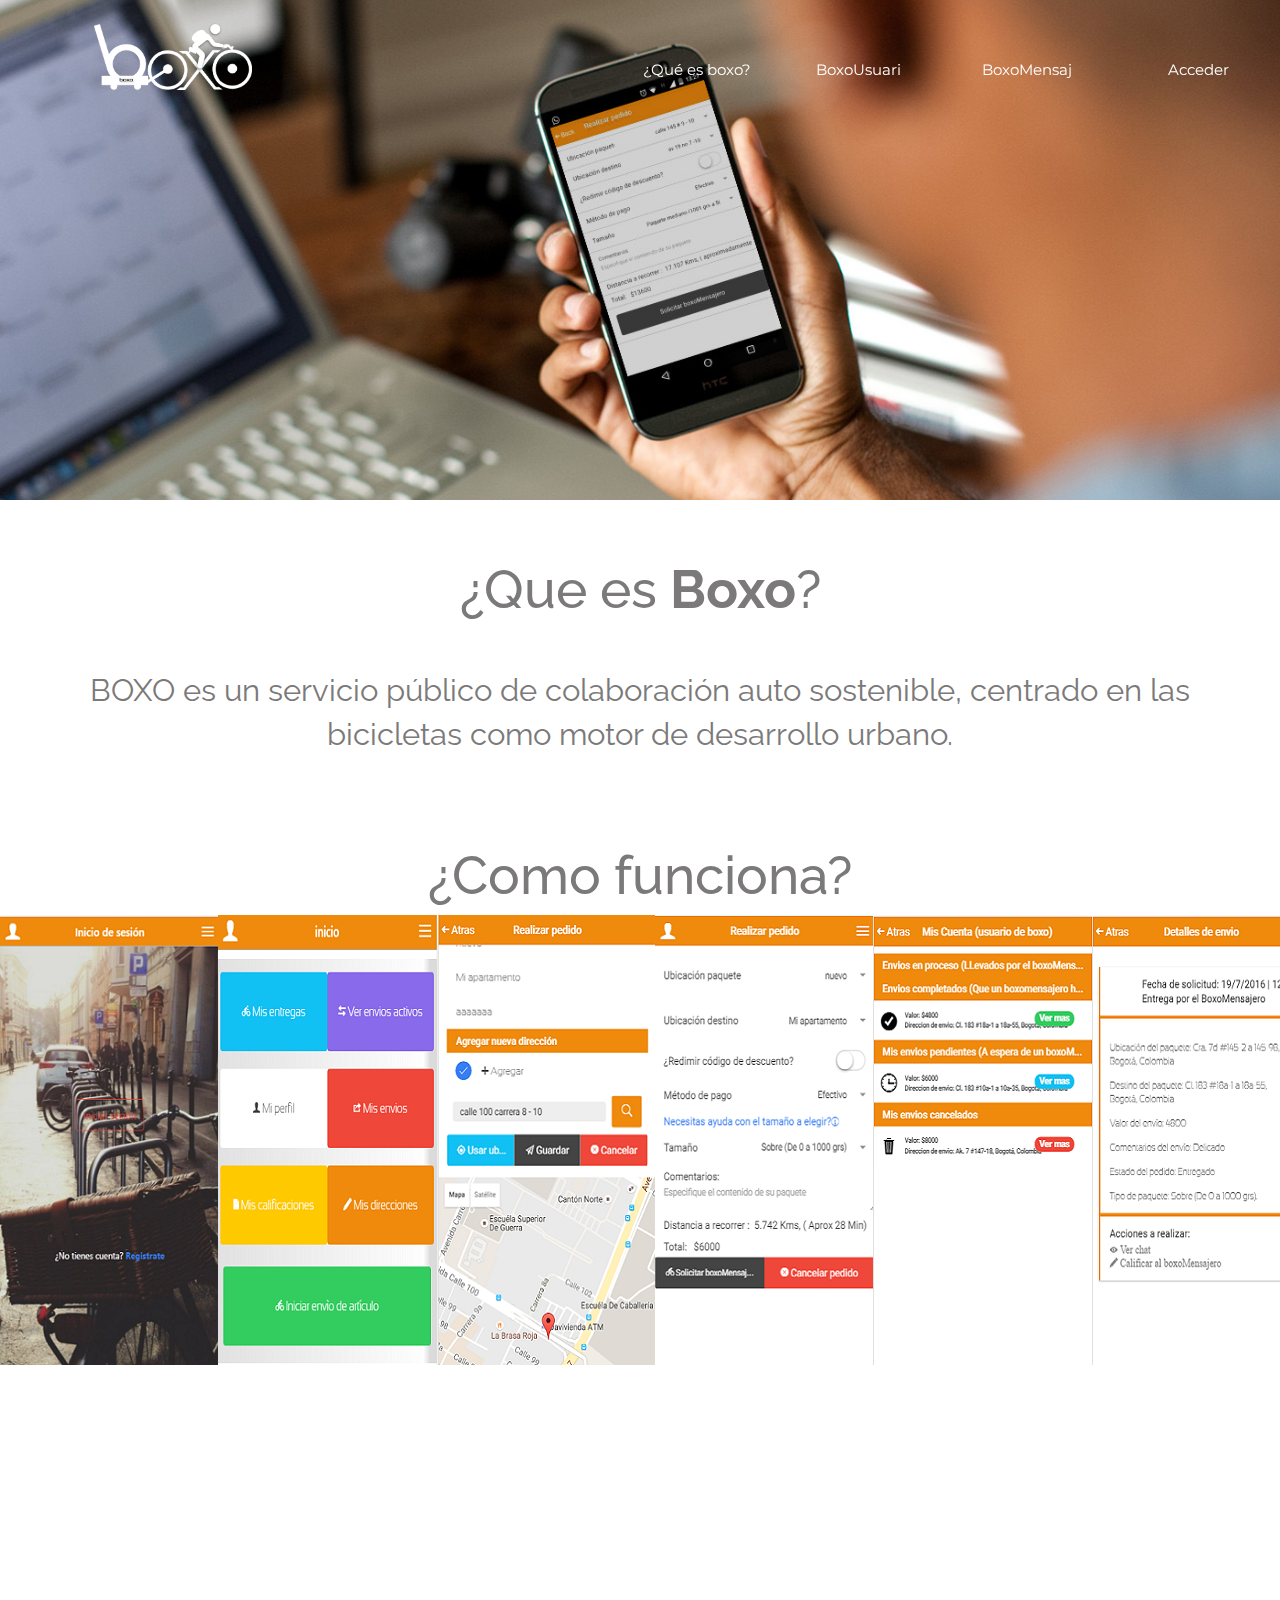
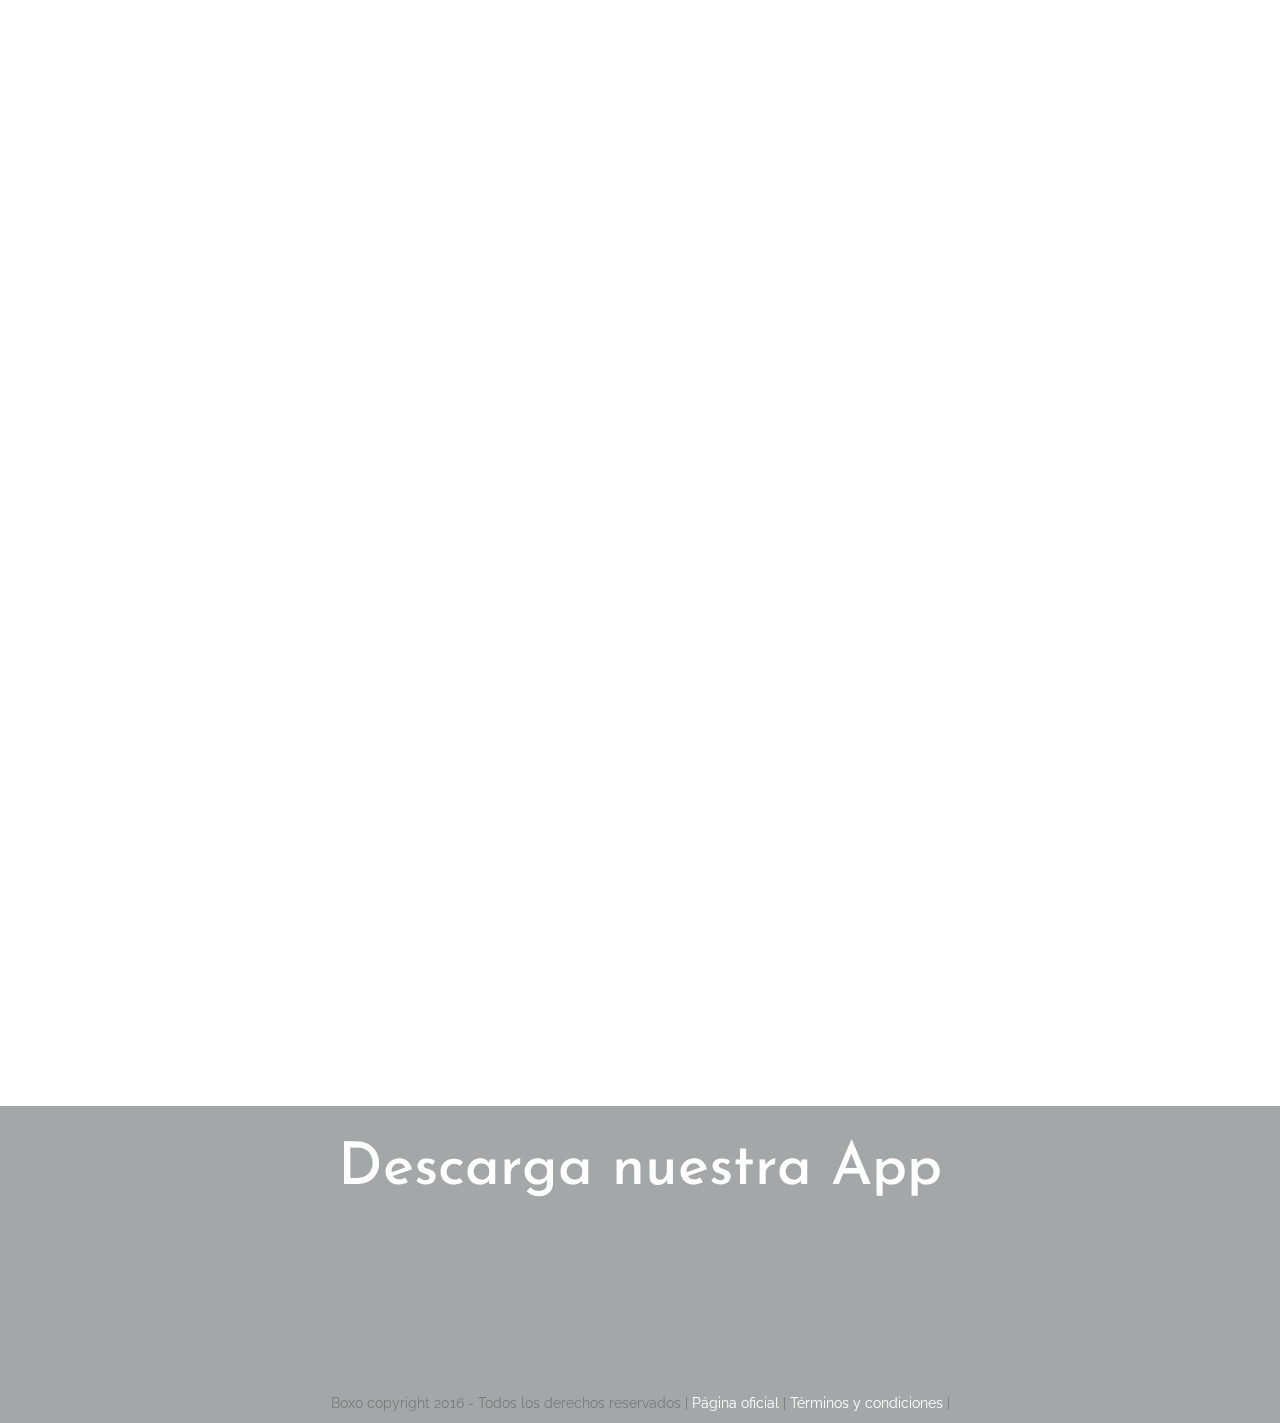
<file: index.html>
<!DOCTYPE html>
<html lang="en">
<head>
  <meta charset="UTF-8">
  <meta name="viewport" content="width=device-width, initial-scale=1.0">
  <link rel="icon" type="image/png" href="img/splash.png" />
  <link rel="stylesheet" href="css/bootstrap.css">
  <link rel="stylesheet" type="text/css" href="css/animate.css">
  <link rel="stylesheet" type="text/css" href="css/estilos.css">
  <link href='https://fonts.googleapis.com/css?family=Montserrat:700' rel='stylesheet' type='text/css'>
  <link href='https://fonts.googleapis.com/css?family=Raleway' rel='stylesheet' type='text/css'>
  <link href='https://fonts.googleapis.com/css?family=Josefin+Sans' rel='stylesheet' type='text/css'>
  <link href='https://fonts.googleapis.com/css?family=Roboto:400,900&subset=latin,latin-ext' rel='stylesheet' type='text/css'>
  <title>Boxo - Inicio</title>
</head>
<body>
<header>
  <section class="header banner">
    <nav id="navbar" class="navbar navbar-default ">
      <div class="container-fluid">
        <div class="navbar-header">
          <button type="button" class="navbar-toggle collapsed" data-toggle="collapse" data-target="#navbar1" aria-expanded="false">
            <span class="sr-only">Menu</span>
            <span class="icon-bar"></span>
            <span class="icon-bar"></span>
            <span class="icon-bar"></span>
          </button>
            <a class="logo" href="#"></a>
        </div>
        <div class="navbar-collapse collapse" id="navbar1" aria-expanded="false">
          <ul class="nav navbar-nav navbar-right">
           <!-- <li><a href="#">Campaña</a></li> -->
            <li><a class="mbr-arrow mbr-arrow--floating text-center mbr-arrow__link" href="#qBoxo">¿Qué es boxo?</a></li>
            <li><a class="textLt" href="#bUsuarios">BoxoUsuarios</a></li>
            <li><a class="textLt" href="#bMensajeros">BoxoMensajeros</a></li>
            <li><a class="textLt" href="login.html">Acceder</a></li>
          </ul>
        </div>
      </div>
    </nav>
  </section>

</header>
  <section class="secciones wow slideInRight" id="qBoxo" data-wow-duration="2s" data-wow-delay="1s">
    <div class="container">
      <div class="row">
        <div class="col-lg-12 col-md-12 col-sm-12">
          <h1 class="text-center">¿Que es <strong>Boxo</strong>?</h1>
          <p id="seccion1" class="text-center">BOXO es un servicio público de colaboración auto sostenible, centrado en las bicicletas como motor de desarrollo urbano.</p>
        </div>
        <div class="mbr-arrow mbr-arrow--floating text-center">
            <div class="mbr-section__container container">
                <a class="mbr-arrow__link" href="#"><i class="glyphicon glyphicon-menu-down"></i></a>
            </div>
        </div>
      </div>
    </div>
  </section>
<!--El origen-->
<section class="wow fadeInDown mbr-gallery mbr-section mbr-section--no-padding" id="gallery1-82" class="wow slideInLeft" data-wow-duration="2s" data-wow-delay="1s">
    <!-- Gallery -->
    <h1 class="text-center">¿Como funciona?</h1>
    <div class=" mbr-gallery-layout-default">
            <div class="row mbr-gallery-row no-gutter">
                <div class="col-lg-2 col-md-4 col-sm-6 col-xs-12 mbr-gallery-item">
                    <a href="#lb-gallery1-82" data-slide-to="0" data-toggle="modal">
                        <img alt="" src="img/inicio.png">
                    </a>
                </div>
                <div class="col-lg-2 col-md-12 mbr-gallery-item">
                    <a href="#lb-gallery1-82" data-slide-to="1" data-toggle="modal">
                        <img alt="" src="img/menu.png">
                    </a>
                </div>
                <div class="col-lg-2 col-md-12 mbr-gallery-item">
                    <a href="#lb-gallery1-82" data-slide-to="2" data-toggle="modal">
                        <img alt="" src="img/misDirecciones2.png">
                    </a>
                </div>
                <div class="col-lg-2 col-md-12 mbr-gallery-item">
                    <a href="#lb-gallery1-82" data-slide-to="3" data-toggle="modal">
                        <img alt="" src="img/pedido.png">
                    </a>
                </div>
                <div class="col-lg-2 col-md-12 mbr-gallery-item">
                    <a href="#lb-gallery1-82" data-slide-to="3" data-toggle="modal">
                        <img alt="" src="img/misEnvios.png">
                    </a>
                </div>
                <div class="col-lg-2 col-md-12 mbr-gallery-item">
                    <a href="#lb-gallery1-82" data-slide-to="3" data-toggle="modal">
                        <img alt="" src="img/detallePedido.png">
                    </a>
                </div>
            </div>
    </div>

    <!-- Lightbox -->
    <div data-app-prevent-settings="" class="mbr-slider modal fade carousel slide" tabindex="-1" data-keyboard="true" data-interval="false" id="lb-gallery1-82">
        <div class="modal-dialog">
            <div class="modal-content">
                <div class="modal-body">
                  <div class="carousel-inner">
                        <div class="item">
                            <img alt="" src="img/inicio.png">
                            <div class="carousel-caption">
                            <h3>Inicio</h3>
                            <p>Al abrir la app te pedira que inicies sesión, si no la haz creado puedes tocar en registrese.</p>
                          </div>
                        </div>
                        <div class="item"> 
                            <img alt="" src="img/menu.png">
                          <div class="carousel-caption">
                            <h3>Menu</h3>
                            <p>Al ingresar en la aplicación apareceran tus opciones disponibles dependiendo el tipo de usuario seleccionado en el registro. como son agregar tus direcciones favoritas, solicitar un envio, revisar el estado de cada solicitud editar tu información, calificar usuarios etc... </p>
                          </div>
                        </div>
                        <div class="item">
                            <img alt="" src="img/misDirecciones2.png">
                          <div class="carousel-caption">
                            <h3>Mis direcciones</h3>
                            <p>En mis direcciones encontrarás las direcciones que haz guardado, de no ser así puedes agregar tus direcciones favoritas usando tu ubicación o escribiendola en el buscador.</p>
                          </div>
                        </div>
                        <div class="item active">
                            <img alt="" src="img/pedido.png">
                            <div class="carousel-caption">
                            <h3>Creando un pedido</h3>
                            <p>Al tener mas de dos direcciones puedes ingresar en iniciar envío de artículo, aquí la app te calculará tiempos de entrega desde el momento de tener el paquete y precio del envío.</p>
                          </div>
                        </div>
                        <div class="item ">
                            <img alt="" src="img/misEnvios.png">
                          <div class="carousel-caption">
                            <h3>Mis envios</h3>
                            <p>Desde la pestaña mis envíos verás los diferentes estados que puedes manejar. al ingresar en cada uno encontrarás los detalles y algunas opciones dependiendo su estado</p>
                          </div>
                        </div>
                        <div class="item ">
                            <img alt="" src="img/detallePedido.png">
                          <div class="carousel-caption">
                            <h3>Detalle de pedido</h3>
                            <p>Cuando tu pedido esta en proceso puedes tener una comunicación directa con el boxomensajero que llevará tu paquete al igual que calificarlo.</p>
                          </div>
                        </div>
                  </div>
                  <a class="left carousel-control" role="button" data-slide="prev" href="#lb-gallery1-82">
                        <span class="sr-only">Anterior</span>
                    </a>
                    <a class="right carousel-control" role="button" data-slide="next" href="#lb-gallery1-82">
                        <span class="sr-only">Siguiente</span>
                    </a>
                </div>
            </div>
        </div>
    </div>
</section>

  <section class="secciones2 wow slideInDown" id="bUsuarios" data-wow-duration="2s" data-wow-delay="1s">
    <div class="container">
      <div class="row">
        <div class="col-xs-12  col-md-6">
          <h2 style="color: #fff">Como Boxousuario puedes:</h2>

            <p class='hiw-step-description pseccion2'style="
              text-align: justify;
          "><strong>1.</strong>Seleccionar y guardar tus direcciones favoritas</p>
            <p class='hiw-step-description pseccion2' style="
              text-align: justify;
          "><strong>2.</strong>Solicitar que recojan tus paquetes para llevarlos por ti.</p>
          <p class='hiw-step-description pseccion2' style="
              text-align: justify;
          "><strong>3.</strong>Revisar el estado de tus pedidos y conocer la ubicación del mismo</p>
          <p class='hiw-step-description pseccion2' style="
            text-align: justify;
          "><strong>4.</strong>Calificar la persona que llevó tu paquete (boxomensajero). </p>
        </div>
        <div class=" col-md-6 ">
          <div id="imagen2"></div>
        </div>
      </div>
    </div>
  </section>
  <section class="secciones wow zoomInLeft" id="bMensajeros" data-wow-duration="2s" data-wow-delay="1s">
    <div class="container">
      <div class="row">
        <div class=" col-sm-6 col-md-6">
          <div id="imagen1"></div>
          </div>
          <div class="col-xs-12 col-sm-6 col-md-6 ">
            <h2 >Para ser un Boxomensajero necesitas:</h2>
            <p style="text-align: justify;"><strong>1.</strong> Tener tu bicicleta y las ganas de obtener ingresos extra en tu tiempo libre, sin horarios establecidos.</p>
            <p><strong>2.</strong> Como Boxomensajero tienes la opción de realizar algúna entrega, depende de ti si la aceptas.</p>
          <p class='hiw-step-description' style="text-align: justify;"><strong>3.</strong> Recibiras ingresos mensuales de acuerdo a tus entregas realizadas..</p>
          </div>

        </div>
      </div>
    </div>
  </section>
  <center>
    <section  id="ventana1" class="wow slideInLeft">
      <section class="contenido row"></section>

      <div class="contenedor col-lg-12 col-md-12 col-xs-12">
          <br>
          <h1>terminos y condiciones</h1>
          <ul>
            <li><p style="text-align:justify;font-size:1.0em">Ropa y regalos (Personas que van a usar boxo)</p></li>
            <li><p style="text-align:justify; font-size:1.0em">Alimentos no perecederos (Supermercados de cadena grandes)</p></li>
            <li><p style="text-align:justify; font-size:1.0em">Realizar el pedido las personas y luego nosotros veremos la hora para recoger el pedido</p></li>

          </ul>
          <br>
          <a href="#"><center><div class="cerrar">cerrar</center></div></a><br>
      </div>
    </section>
    <section  id="ventana2">
      <section class="contenido row"></section>

      <div class="contenedor col-lg-12 col-md12 col xs-12">
          <br>
          <h1>Manual se Uso</h1>
          <p style="text-align:justify;font-size:1.0em">Lorem ipsum dolor sit amet, consectetur adipisicing elit. Enim voluptates itaque quo, dolorem recusandae id blanditiis ipsum quis quas non odit eos eum, asperiores laudantium velit explicabo ratione! Sed, voluptates.</p></li>
          <p style="text-align:justify;font-size:1.0em">Lorem ipsum dolor sit amet, consectetur adipisicing elit. Enim voluptates itaque quo, dolorem recusandae id blanditiis ipsum quis quas non odit eos eum, asperiores laudantium velit explicabo ratione! Sed, voluptates.</p></li>

          <br>
          <a href="#"><center><div class="cerrar">cerrar</center></div></a><br>
      </div>
    </section>
  </center>

  <footer>
    <div id="irboxo" class="container">
      <div class="row">
        <h2 style="color:white;padding-top: 12px;"> Descarga nuestra App</h2>
        <br>
        <br>
        <center>
          <div class="col-lg-12">
              <div class=" col-sm-12 col-md-5 col-lg-6 wow shake">
                <a target="_blank" href="https://play.google.com/store/apps/details?id=com.galavi.boxo"><img src="img/googlePlay.png" width="250px" height="80px"></a>
              </div>
              <div class="col-sm-12 col-md-5 col-lg-6 wow shake"> 
                <a target="_blank" href="https://play.google.com/store/apps/details?id=com.galavi.boxo"><img src="img/appStore.png" width="250px" height="80px"></a>
              </div>
        </div>
    </center>
      <br>
      <br>
      <br>
      <br>
      <br>
      <br>
      <p id="copy" class="col-lg-12">Boxo copyright 2016 - Todos los derechos reservados | <a target="_blank" href="https://www.facebook.com/boxomensajeria/"> Página oficial </a> | <a href="#"> Términos y condiciones </a> |</p>
  </footer>

<script src="js/jquery-1.12.3.min.js"></script>
<script src="js/bootstrap.min.js"></script>
<script src="js/textillate.js"></script>
<script src="js/lettering.js"></script>
<script src="js/WOW.js"></script>
<script src="js/script.js"></script>
<script src="js/jquery.waypoints.js"></script>
</body>
</html>
</file>
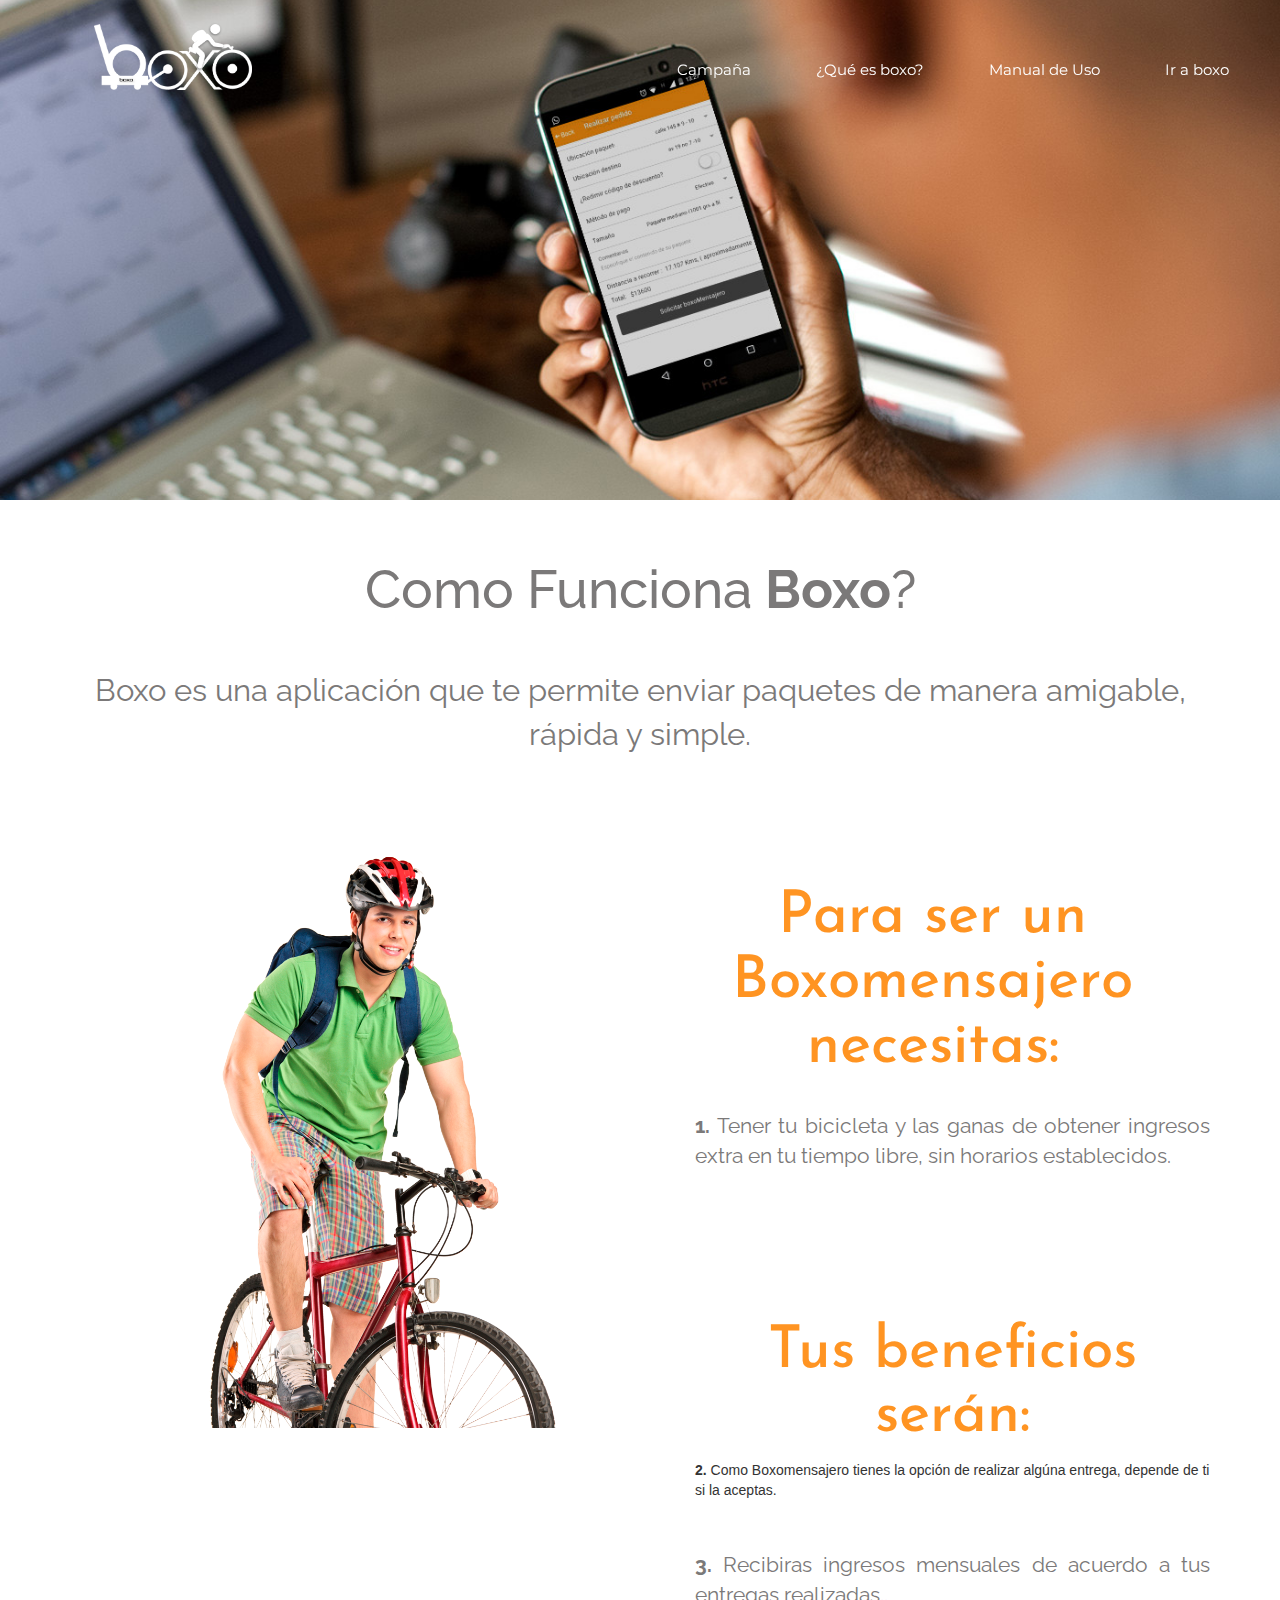
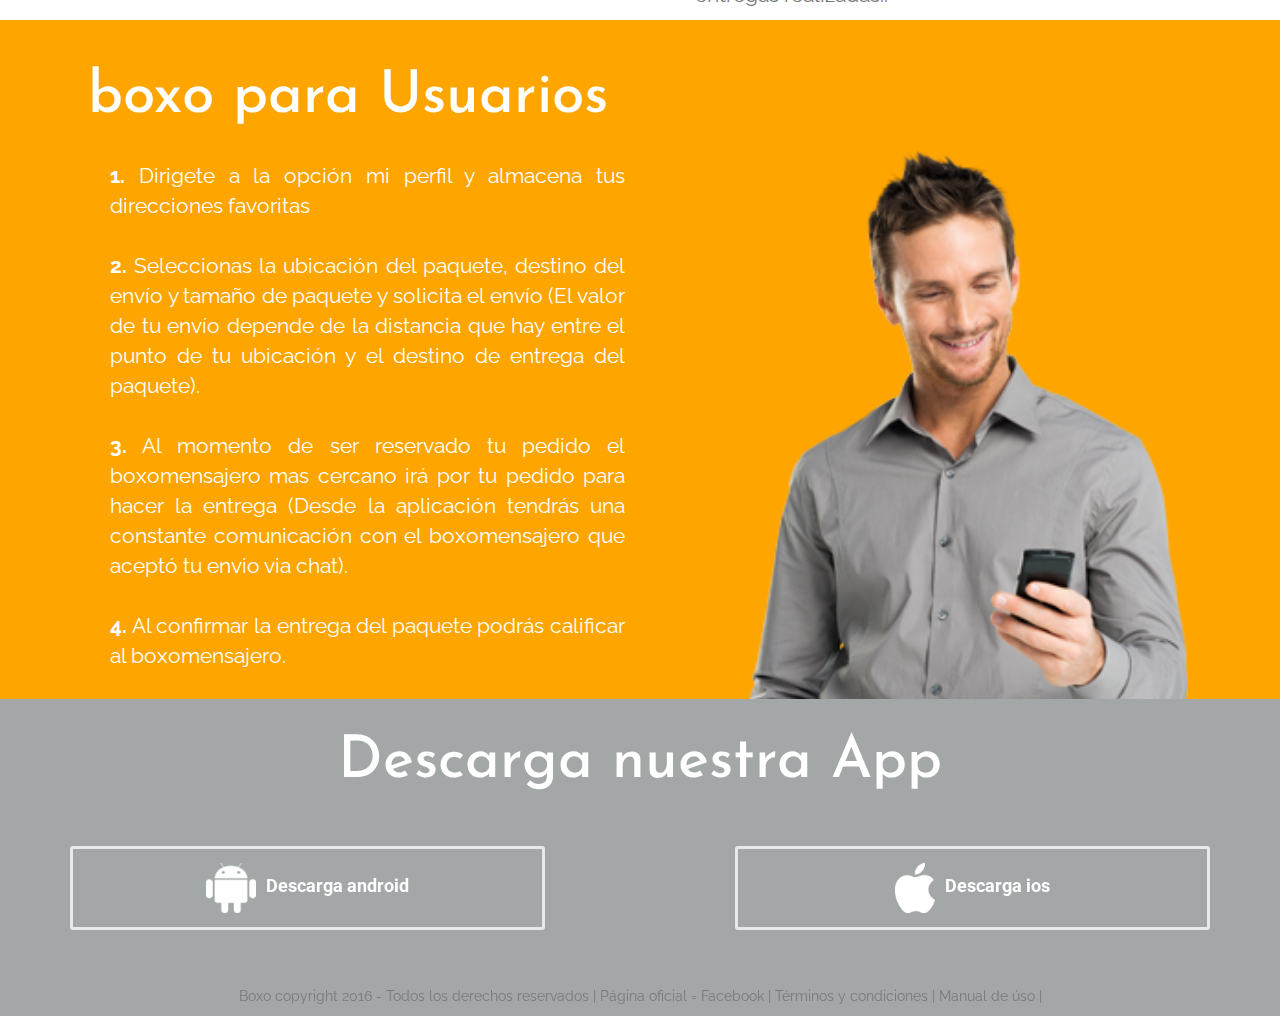
<file: indexBk.html>
<!DOCTYPE html>
<html lang="en">
<head>
  <meta charset="UTF-8">
  <meta name="viewport" content="width=device-width, initial-scale=1.0">
  <link rel="stylesheet" href="css/bootstrap.css">
  <link rel="stylesheet" type="text/css" href="css/estilos.css">
  <link href='https://fonts.googleapis.com/css?family=Montserrat:700' rel='stylesheet' type='text/css'>
  <link href='https://fonts.googleapis.com/css?family=Raleway' rel='stylesheet' type='text/css'>
  <link href='https://fonts.googleapis.com/css?family=Josefin+Sans' rel='stylesheet' type='text/css'>
  <link href='https://fonts.googleapis.com/css?family=Roboto:400,900&subset=latin,latin-ext' rel='stylesheet' type='text/css'>
  <title>Boxo - Inicio</title>
</head>
<body>
<header>
  <section class="header banner">
    <nav id="navbar" class="navbar navbar-default ">
      <div class="container-fluid">
        <div class="navbar-header">
          <button type="button" class="navbar-toggle collapsed" data-toggle="collapse" data-target="#navbar1" aria-expanded="false">
            <span class="sr-only">Menu</span>
            <span class="icon-bar"></span>
            <span class="icon-bar"></span>
            <span class="icon-bar"></span>
          </button>
            <a class="logo" href="#"></a>
        </div>
        <div class="navbar-collapse collapse" id="navbar1" aria-expanded="false">
          <ul class="nav navbar-nav navbar-right">
            <li><a href="#">Campaña</a></li>
            <li><a href="#ventana1">¿Qué es boxo?</a></li>
            <li><a href="#ventana2">Manual de Uso</a></li>
            <li><a href="#irboxo">Ir a boxo</a></li>
          </ul>
        </div>
      </div>
    </nav>
  </section>
</header>
  <section class="secciones">
    <div class="container">
      <div class="row">
        <div class="col-lg-12 col-md-12 col-sm-12">
          <h1 class="text-center">Como Funciona <strong>Boxo</strong>?</h1>
          <p id="seccion1" class="text-center">Boxo es una aplicación que te permite enviar paquetes de manera amigable, rápida y simple.</p>
        </div>
      </div>
<!--    </div>
    </section>
  <section class="secciones">
    <div class="container">-->
      <div class="row">
        <div class=" col-sm-6 col-md-6 ">
          <div id="imagen1"></div>
        </div>
          <div class="col-xs-12 col-sm-6 col-md-6 ">
            <h2 >Para ser un Boxomensajero necesitas:</h2>
            <ul>
              <li><p class='hiw-step-description'style="
                text-align: justify;
            "><strong>1.</strong> Tener tu bicicleta y las ganas de obtener ingresos extra en tu tiempo libre, sin horarios establecidos.</p></li>
              <li><p class='hiw-step-description' style="
                text-align: justify;
            ">
            <h2 >Tus beneficios serán:</h2>
            <strong>2.</strong> Como Boxomensajero tienes la opción de realizar algúna entrega, depende de ti si la aceptas.</p></li>
              <li><p class='hiw-step-description' style="
                text-align: justify;
            "><strong>3.</strong> Recibiras ingresos mensuales de acuerdo a tus entregas realizadas..</p></li>
            </ul>

          </div>

        </div>
      </div>
    </div>
  </section>
  <section class="secciones2">
    <div class="container">
      <div class="row">
        <div class="col-xs-12  col-md-6">
          <h2 style="color:white;padding-top: 26px;" >boxo para Usuarios</h2>
          <ul style="list-style-type:circle">
            <li><p class='hiw-step-description pseccion2'style="
              text-align: justify;
          "><strong>1.</strong> Dirigete a la opción mi perfil y almacena tus direcciones favoritas</p></li>
            <li><p class='hiw-step-description pseccion2' style="
              text-align: justify;
          "><strong>2.</strong> Seleccionas la ubicación del paquete, destino del envío y tamaño de paquete y solicita el envío (El valor de tu envío depende de la distancia que hay entre el punto de tu ubicación y el destino de entrega del paquete).</p></li>
            <li><p class='hiw-step-description pseccion2' style="
              text-align: justify;
          "><strong>3.</strong> Al momento de ser reservado tu pedido el boxomensajero mas cercano irá por tu pedido para hacer la entrega (Desde la aplicación tendrás una constante comunicación con el boxomensajero que aceptó tu envio via chat).</p></li>

          <li><p class='hiw-step-description pseccion2' style="
            text-align: justify;
          "><strong>4.</strong> Al confirmar la entrega del paquete podrás calificar al boxomensajero.</p></li>

          </ul>
        </div>
        <div class=" col-md-6 ">
          <div id="imagen2"></div>
        </div>
      </div>
    </div>
  </section>
  <center>
  <section  id="ventana1">
		<section class="contenido row"></section>

    <div class="contenedor col-lg-12 col-md-12 col-xs-12">
				<br>
        <h1>terminos y condiciones</h1>
        <ul>
          <li><p style="text-align:justify;font-size:1.0em">Ropa y regalos (Personas que van a usar boxo)</p></li>
          <li><p style="text-align:justify; font-size:1.0em">Alimentos no perecederos (Supermercados de cadena grandes)</p></li>
          <li><p style="text-align:justify; font-size:1.0em">Realizar el pedido las personas y luego nosotros veremos la hora para recoger el pedido</p></li>

        </ul>
				<br>
        <a href="#"><center><div class="cerrar">cerrar</center></div></a><br>
    </div>

	</section>

  <section  id="ventana2">
		<section class="contenido row"></section>

    <div class="contenedor col-lg-12 col-md12 col xs-12">
				<br>
        <h1>Manual se Uso</h1>
        <p style="text-align:justify;font-size:1.0em">Lorem ipsum dolor sit amet, consectetur adipisicing elit. Enim voluptates itaque quo, dolorem recusandae id blanditiis ipsum quis quas non odit eos eum, asperiores laudantium velit explicabo ratione! Sed, voluptates.</p></li>
        <p style="text-align:justify;font-size:1.0em">Lorem ipsum dolor sit amet, consectetur adipisicing elit. Enim voluptates itaque quo, dolorem recusandae id blanditiis ipsum quis quas non odit eos eum, asperiores laudantium velit explicabo ratione! Sed, voluptates.</p></li>

				<br>
        <a href="#"><center><div class="cerrar">cerrar</center></div></a><br>
    </div>

	</section>
</center>

  <footer>
    <div id="irboxo" class="container">
      <div class="row">
        <h2 style="color:white;padding-top: 12px;"> Descarga nuestra App</h2>
        <br>
        <br>
        <center>
          <div class="col-lg-12">
              <div class=" botones col-sm-12 col-md-5 col-lg-5">
                <a href="#" style="color:white;font-family: 'Roboto', sans-serif;padding-top:20px"><img src="img/android.png" width="50px" height="50px" style="margin-right:10px"/>Descarga android</a>
              </div>
              <div class=" col-md-2 col-lg-2"></div>
              <div class=" botones col-sm-12 col-md-5 col-lg-5">
                <a href="#" style="color:white;font-family: 'Roboto', sans-serif;padding-top:10px"><img src="img/apple.png" width="40px" height="50px" style="margin-right:10px"/>Descarga ios</a>
          </div>
        </div>
    </center>
      <br>
      <br>
      <br>
      <br>
      <br>
      <br>
      <p id="copy" class="col-lg-12">Boxo copyright 2016 - Todos los derechos reservados | Página oficial = Facebook | Términos y condiciones | Manual de úso |</p>


  </footer>

</header>
<script src="js/jquery-1.12.3.min.js"></script>
<script src="js/bootstrap.min.js"></script>
</body>
</html>
</file>
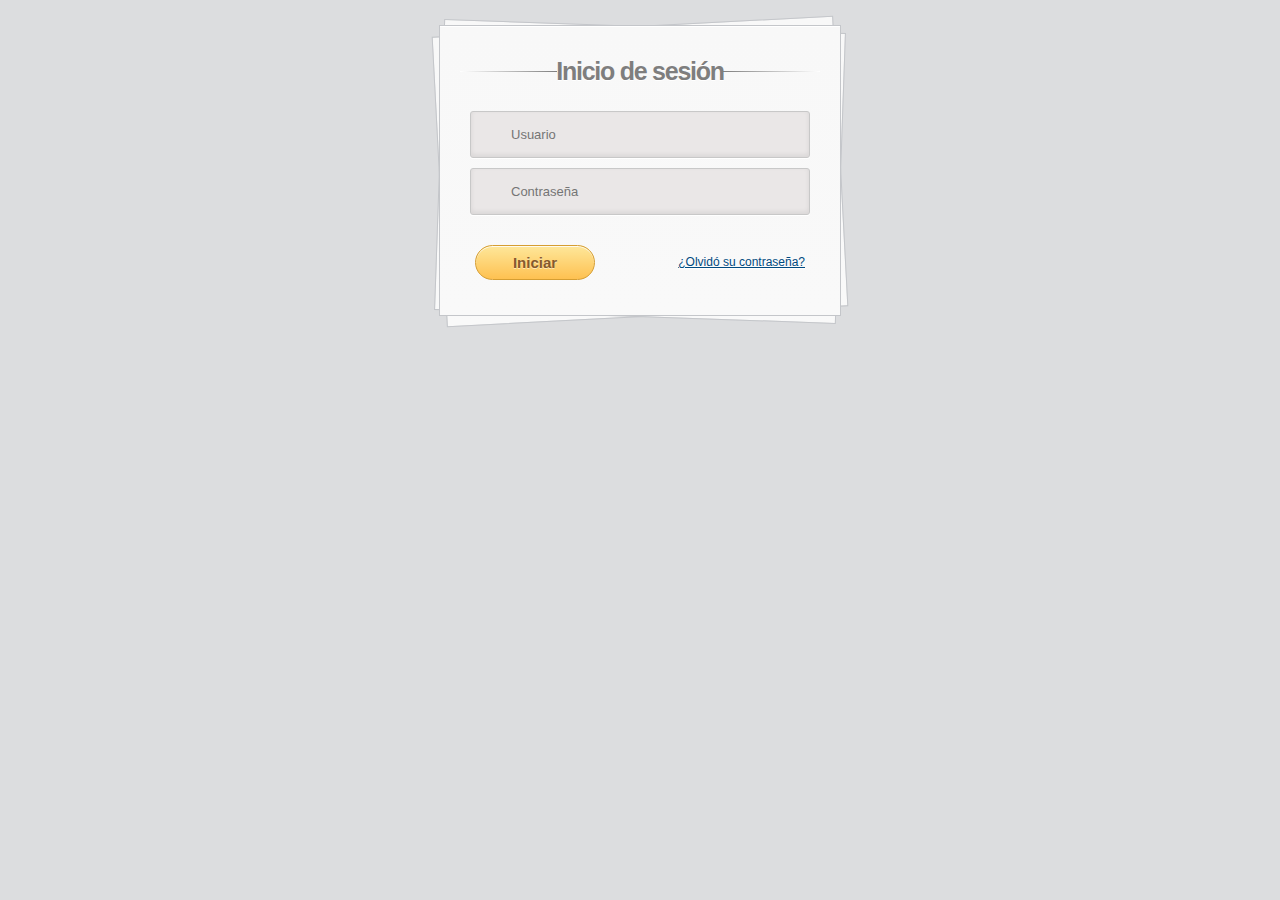
<file: login.html>
<!DOCTYPE html>
<html>
  <head>
    <meta charset="UTF-8">
    <title>Iniciar sesión</title>
        <link rel="stylesheet" href="css/styles.css">
  </head>
<body>
	<div class="container">
		<section id="content">
			<form id="inicioSesion">
				<h1>Inicio de sesión</h1>
				<div>
					<input type="text" placeholder="Usuario" required="" id="username" />
				</div>
				<div>
					<input type="password" placeholder="Contraseña" required="" id="password" />
				</div>
				<div>
					<input type="submit" value="Iniciar" />
					<a href="#">¿Olvidó su contraseña?</a>
				</div>
			</form><!-- form -->
		</section><!-- content -->
	</div><!-- container -->
</body>
    	<script src="js/jquery-1.12.3.min.js"></script>
		<script src="js/bootstrap.min.js"></script>
		<script src="js/script.js"></script>
</html>
</file>
<file: css/estilos.css>
.header{
  background-position: center center;
background-repeat: no-repeat;
background-size: cover;
height: 500px;
background-color: #C8D0D1;
text-align: center;
-webkit-transition: height .15s;
transition: height .15s;
position: relative;
}
.header.banner{
    background-image: url("../img/01.jpg");

}
#ventana1{
		opacity: 0;
		pointer-events:none;
		background: rgba(0, 0, 0, 0.7);
		width: 100%;
		position: fixed;
		top: 0px;
		bottom: 0px;
		transition:all ease 0.5s;
	}

		#ventana1:target{
			opacity: 1;
			transition:all ease-in 0.5s;
			pointer-events:all;

		}

    #ventana2{
    		opacity: 0;
    		pointer-events:none;
    		background: rgba(0, 0, 0, 0.7);
    		width: 100%;
    		position: fixed;
    		top: 0px;
    		bottom: 0px;
    		transition:all ease 0.5s;
    	}

    		#ventana2:target{
    			opacity: 1;
    			transition:all ease-in 0.5s;
    			pointer-events:all;

    		}
    .contenido{
		background:#fff;
	}

  	.contenedor{


    background: #fff;
    /* border-radius: 10px; */
    box-shadow: :#000 0px 0px 20px;
    border: 3.5px solid rgb(255, 165, 0);

    margin: 5% auto;
    font-family: 'Raleway', sans-serif;
    margin-top: 109px;
    text-align: center;
    padding-bottom: 23px;

  	}
  b{

  }
  .cerrar{
    font-size: 1.5em;
    color: white;
    background-color: orange;
    width: 100px;
  }

	.contenido a{
		background:#ff0000;
		color:#fff;
		position: absolute;
		margin-top: 10px;
		margin-right: 10px;
		padding: 5px;
		font-family: 'Arial';
		color: #fff;

	}
.navbar-default .navbar-nav > li > a{
  text-decoration: none;
  color: white;
  margin-top: -14px;
}

.logo{
  background: url(../img/logo.png) no-repeat center 70%;
    width: 225px;
    height: 98px;
    background-size: 70%;
    text-indent: -9999px;
    display: block;
    margin: 0;
    margin-top: 0px;
    padding: 0;
    position: relative;
    -webkit-transition: opacity 0.1s ease-out;
    -moz-transition: opacity 0.1s ease-out;
    -o-transition: opacity 0.1s ease-out;
    transition: opacity 0.1s ease-out;
    margin-left: 44px;
}
.navbar-default {
    background-color: rgba(0, 0, 0, 0);
    border-color: transparent;
    z-index: 2;
    height: 100px;
}
.navbar-default .navbar-nav > li {

  font-size: 15px;
    font-family: 'Montserrat', sans-serif;
    color: white;
    padding: 15px;
    margin-top: 43px;
    margin-right: 5px;
}
.navbar-default .navbar-nav > li:hover {
    background-color: white;
    color: black;
}
/*.navbar-right {
    float: right !important;
    margin-right: -15px;
    padding-right: 30px;
}*/
.collapse.in {

    background-color: rgba(0, 0, 0, 0.4);
}

.secciones{
  background-color: white;

}

.secciones2{
  background-color: orange;
}
h1{
  padding-top: 40px;
  font-size: 3.8em;
  font-family: 'Raleway', sans-serif;
  color: #7b7979;
}

h2{

  font-size: 4.2em;
  text-align: center;
  font-family: 'Josefin Sans', sans-serif;
  padding-top: 100px;
  color:#ff9422;
}

#seccion1{
  padding-top: 40px;
  font-size: 2.2em;
  font-family: 'Raleway', sans-serif;
  color:#7b7979;

}
li{
  list-style-type: none;
}

#imagen1{
  background-image: url("../img/05.png");
  margin-top: 74px;
      margin-left: 105px;
      height: 588px;
      width: 381px;
      background-size: 103%;

}
p{
  padding-top: 20px;
  font-family: 'Raleway', sans-serif;
    font-size: 1.5em;
    color:#7b7979;
    text-decoration: none;
}

.pseccion2{
  padding-top: 20px;
  font-family: 'Raleway', sans-serif;
    font-size: 1.5em;
    color:white;
}
#imagen2{
  background-image: url("../img/04.png");
  height: 550px;
    width: 649px;
    /* right: 64%; */
    margin-left: -116px;
    margin-top: 129px;
    /* background-repeat: no-repeat; */
    background-size: 130%;
}

.botones{
  border-radius: 3px;
    padding: 14px 20px;
    font-size: 18px;
    text-decoration: none;
    font-weight: bold;
    display: inline-block;
    border: 3px solid rgba(255, 255, 255, 0.75);
  color:#fff;

}
#android{

    margin-right: 21px;

}
.botones:active{
  background-color: gray;
   text-decoration:none;
}
a:link
{
 text-decoration:none;
 color: #fff;
}

#copy{
  padding-top: 20px;
  font-family: 'Raleway', sans-serif;
    font-size: 1em;
    color:#7b7979;
    text-align: center;
}

footer{
  background-color: rgb(163, 167, 167);
}
/*ipad acostado*/
@media screen
and (max-width: 1024px)
 {
  #imagen1 {
    background-image: url("../img/05.png");
    height: 507px;
width: 527px;
right: 50%;
margin-top: 95px;
background-size: 65%;
background-repeat: no-repeat;
}
#imagen2 {
    background-image: url("../img/04.png");
      height: 506px;
      /* width: 515px; */
      right: 50%;
      margin-left: -213px;
      margin-top: 103px;
      background-repeat: no-repeat;
}


p {
    padding-top: 20px;
    font-family: 'Raleway', sans-serif;
    font-size: 1.2em;
    color: #7b7979;
    margin-right: 34px;
}
.pseccion2 {
    padding-top: 20px;
    font-family: 'Raleway', sans-serif;
    font-size: 1.2em;
    color: white;
}
}
/*ipad de pie*/

@media screen and (max-width: 768px){
 .navbar-default .navbar-nav {
   font-size: 13px;
   font-family: 'Montserrat', sans-serif;
   color: white;
   padding: 15px;
   margin-top: -115px;
   margin-right: -37px;

}



.logo {
    background: url(../img/logo.png) no-repeat center 70%;
    width: 182px;
    height: 92px;
    background-size: 70%;
    text-indent: -9999px;
    display: block;
    margin: 0;
    margin-top: 0px;
    padding: 0;
    position: relative;
    -webkit-transition: opacity 0.1s ease-out;
    -moz-transition: opacity 0.1s ease-out;
    -o-transition: opacity 0.1s ease-out;
    transition: opacity 0.1s ease-out;
    margin-left: -4px;
}

#imagen1 {
  background-image: url("../img/05.png");
  height: 507px;
    width: 527px;
    /* right: 50%; */
    margin-top: 25px;
    background-size: 65%;
    background-repeat: no-repeat;
    margin-left: 10px;
}

#imagen2{
  visibility: hidden;
   display:none;
}
h2 {
    font-size: 4.2em;
    text-align: center;
    font-family: 'Josefin Sans', sans-serif;
    padding-top: 6px;
    color: #ff9422;
}

#copy{
  margin-top: 50px;
}
}
/*intermedio*/
@media screen and (min-width: 769px) and (max-width: 882px){
  .navbar-default .navbar-nav {
    font-size: 13px;
    font-family: 'Montserrat', sans-serif;
    color: white;
    padding: 15px;
    margin-top: -100px;
    margin-right: -37px;
 }
 #imagen1 {
background-image: url("../img/05.png");
height: 507px;
width: 527px;
right: 50%;
margin-top: 95px;
background-size: 65%;
background-repeat: no-repeat;
margin-left: 10px;
}
#imagen2{
  visibility: hidden;
  display:none;
}

}
@media screen and (min-width: 883px) and (max-width: 999px){
  #imagen1 {
 background-image: url("../img/05.png");
 height: 507px;
 width: 527px;
 right: 50%;
 margin-top: 95px;
 background-size: 65%;
 background-repeat: no-repeat;
 margin-left: 14px;
 }
 #imagen2{
   visibility: none;
   display:none;
   }
 }
 @media screen and (min-width: 668px) and (max-width: 767px) {
   #imagen1{
     visibility: none;
     display:none;
     }
     .secciones{
       padding-bottom: 30px;
     }
 }


  /*iphone6*/
  @media screen and (min-width: 375px) and (max-width: 667px) {
    p{
      padding-top: 20px;
    font-family: 'Raleway', sans-serif;
    font-size: 1.3em;
    color: #7b7979;
    text-decoration: none;
    margin-right: 34px;
    }
    #imagen1{
      visibility: none;
      display:none;
      }
      #ventana2{
          opacity: 0;
          pointer-events:none;
          background: rgba(0, 0, 0, 0.7);
          width: 100%;

          top: 0px;
          bottom: 0px;
          transition:all ease 0.5s;
        }
        .contenedor{

        background: #fff;
        /* border-radius: 10px; */
        box-shadow: :#000 0px 0px 20px;
        border: 3.5px solid rgb(255, 165, 0);

        margin: 5% auto;
        font-family: 'Raleway', sans-serif;

        text-align: center;
        padding-bottom: 23px;

      	}
  }

  /*iphone 5*/
  @media screen and (min-width: 320px) and (max-width: 568px){
    #imagen1{
      visibility: none;
      display:none;
      }
      #ventana2{
          opacity: 0;
          pointer-events:none;
          background: rgba(0, 0, 0, 0.7);
          width: 100%;

          top: 0px;
          bottom: 0px;
          transition:all ease 0.5s;
        }
        .contenedor{

        background: #fff;
        /* border-radius: 10px; */
        box-shadow: :#000 0px 0px 20px;
        border: 3.5px solid rgb(255, 165, 0);

        margin: 5% auto;
        font-family: 'Raleway', sans-serif;

        text-align: center;
        padding-bottom: 23px;

        }
  }
/*dispositivos peques*/
  @media screen  and (max-width: 319px){
    #imagen1{
      visibility: none;
      display:none;
      }
  }
</file>
<file: css/styles.css>
.fixed {
	width: 20%;
	float: left;	
}

body {
	background: #DCDDDF url(http://cssdeck.com/uploads/media/items/7/7AF2Qzt.png);
	color: #000;
	font: 14px Arial;
	margin: 0 auto;
	padding: 0;
	position: relative;
}
h1{ font-size:28px;}
h2{ font-size:26px;}
h3{ font-size:18px;}
h4{ font-size:16px;}
h5{ font-size:14px;}
h6{ font-size:12px;}
h1,h2,h3,h4,h5,h6{ color:#563D64;}
small{ font-size:10px;}
b, strong{ font-weight:bold;}
a{ text-decoration: none; }
a:hover{ text-decoration: underline; }
.left { float:left; }
.right { float:right; }
.alignleft { float: left; margin-right: 15px; }
.alignright { float: right; margin-left: 15px; }
.clearfix:after,
form:after {
	content: ".";
	display: block;
	height: 0;
	clear: both;
	visibility: hidden;
}
.container { margin: 25px auto; position: relative; width: 900px; }
#content {
	background: #f9f9f9;
	background: -moz-linear-gradient(top,  rgba(248,248,248,1) 0%, rgba(249,249,249,1) 100%);
	background: -webkit-linear-gradient(top,  rgba(248,248,248,1) 0%,rgba(249,249,249,1) 100%);
	background: -o-linear-gradient(top,  rgba(248,248,248,1) 0%,rgba(249,249,249,1) 100%);
	background: -ms-linear-gradient(top,  rgba(248,248,248,1) 0%,rgba(249,249,249,1) 100%);
	background: linear-gradient(top,  rgba(248,248,248,1) 0%,rgba(249,249,249,1) 100%);
	filter: progid:DXImageTransform.Microsoft.gradient( startColorstr='#f8f8f8', endColorstr='#f9f9f9',GradientType=0 );
	-webkit-box-shadow: 0 1px 0 #fff inset;
	-moz-box-shadow: 0 1px 0 #fff inset;
	-ms-box-shadow: 0 1px 0 #fff inset;
	-o-box-shadow: 0 1px 0 #fff inset;
	box-shadow: 0 1px 0 #fff inset;
	border: 1px solid #c4c6ca;
	margin: 0 auto;
	padding: 25px 0 0;
	position: relative;
	text-align: center;
	text-shadow: 0 1px 0 #fff;
	width: 400px;
}
#content h1 {
	color: #7E7E7E;
	font: bold 25px Helvetica, Arial, sans-serif;
	letter-spacing: -0.05em;
	line-height: 20px;
	margin: 10px 0 30px;
}
#content h1:before,
#content h1:after {
	content: "";
	height: 1px;
	position: absolute;
	top: 10px;
	width: 27%;
}
#content h1:after {
	background: rgb(126,126,126);
	background: -moz-linear-gradient(left,  rgba(126,126,126,1) 0%, rgba(255,255,255,1) 100%);
	background: -webkit-linear-gradient(left,  rgba(126,126,126,1) 0%,rgba(255,255,255,1) 100%);
	background: -o-linear-gradient(left,  rgba(126,126,126,1) 0%,rgba(255,255,255,1) 100%);
	background: -ms-linear-gradient(left,  rgba(126,126,126,1) 0%,rgba(255,255,255,1) 100%);
	background: linear-gradient(left,  rgba(126,126,126,1) 0%,rgba(255,255,255,1) 100%);
    right: 0;
}
#content h1:before {
	background: rgb(126,126,126);
	background: -moz-linear-gradient(right,  rgba(126,126,126,1) 0%, rgba(255,255,255,1) 100%);
	background: -webkit-linear-gradient(right,  rgba(126,126,126,1) 0%,rgba(255,255,255,1) 100%);
	background: -o-linear-gradient(right,  rgba(126,126,126,1) 0%,rgba(255,255,255,1) 100%);
	background: -ms-linear-gradient(right,  rgba(126,126,126,1) 0%,rgba(255,255,255,1) 100%);
	background: linear-gradient(right,  rgba(126,126,126,1) 0%,rgba(255,255,255,1) 100%);
    left: 0;
}
#content:after,
#content:before {
	background: #f9f9f9;
	background: -moz-linear-gradient(top,  rgba(248,248,248,1) 0%, rgba(249,249,249,1) 100%);
	background: -webkit-linear-gradient(top,  rgba(248,248,248,1) 0%,rgba(249,249,249,1) 100%);
	background: -o-linear-gradient(top,  rgba(248,248,248,1) 0%,rgba(249,249,249,1) 100%);
	background: -ms-linear-gradient(top,  rgba(248,248,248,1) 0%,rgba(249,249,249,1) 100%);
	background: linear-gradient(top,  rgba(248,248,248,1) 0%,rgba(249,249,249,1) 100%);
	filter: progid:DXImageTransform.Microsoft.gradient( startColorstr='#f8f8f8', endColorstr='#f9f9f9',GradientType=0 );
	border: 1px solid #c4c6ca;
	content: "";
	display: block;
	height: 100%;
	left: -1px;
	position: absolute;
	width: 100%;
}
#content:after {
	-webkit-transform: rotate(2deg);
	-moz-transform: rotate(2deg);
	-ms-transform: rotate(2deg);
	-o-transform: rotate(2deg);
	transform: rotate(2deg);
	top: 0;
	z-index: -1;
}
#content:before {
	-webkit-transform: rotate(-3deg);
	-moz-transform: rotate(-3deg);
	-ms-transform: rotate(-3deg);
	-o-transform: rotate(-3deg);
	transform: rotate(-3deg);
	top: 0;
	z-index: -2;
}
#content form { margin: 0 20px; position: relative }
#content form input[type="text"],
#content form input[type="password"] {
	-webkit-border-radius: 3px;
	-moz-border-radius: 3px;
	-ms-border-radius: 3px;
	-o-border-radius: 3px;
	border-radius: 3px;
	-webkit-box-shadow: 0 1px 0 #fff, 0 -2px 5px rgba(0,0,0,0.08) inset;
	-moz-box-shadow: 0 1px 0 #fff, 0 -2px 5px rgba(0,0,0,0.08) inset;
	-ms-box-shadow: 0 1px 0 #fff, 0 -2px 5px rgba(0,0,0,0.08) inset;
	-o-box-shadow: 0 1px 0 #fff, 0 -2px 5px rgba(0,0,0,0.08) inset;
	box-shadow: 0 1px 0 #fff, 0 -2px 5px rgba(0,0,0,0.08) inset;
	-webkit-transition: all 0.5s ease;
	-moz-transition: all 0.5s ease;
	-ms-transition: all 0.5s ease;
	-o-transition: all 0.5s ease;
	transition: all 0.5s ease;
	background: #eae7e7 url(http://cssdeck.com/uploads/media/items/8/8bcLQqF.png) no-repeat;
	border: 1px solid #c8c8c8;
	color: #777;
	font: 13px Helvetica, Arial, sans-serif;
	margin: 0 0 10px;
	padding: 15px 10px 15px 40px;
	width: 80%;
}
#content form input[type="text"]:focus,
#content form input[type="password"]:focus {
	-webkit-box-shadow: 0 0 2px #ed1c24 inset;
	-moz-box-shadow: 0 0 2px #ed1c24 inset;
	-ms-box-shadow: 0 0 2px #ed1c24 inset;
	-o-box-shadow: 0 0 2px #ed1c24 inset;
	box-shadow: 0 0 2px #ed1c24 inset;
	background-color: #fff;
	border: 1px solid #ed1c24;
	outline: none;
}
#username { background-position: 10px 10px !important }
#password { background-position: 10px -53px !important }
#content form input[type="submit"] {
	background: rgb(254,231,154);
	background: -moz-linear-gradient(top,  rgba(254,231,154,1) 0%, rgba(254,193,81,1) 100%);
	background: -webkit-linear-gradient(top,  rgba(254,231,154,1) 0%,rgba(254,193,81,1) 100%);
	background: -o-linear-gradient(top,  rgba(254,231,154,1) 0%,rgba(254,193,81,1) 100%);
	background: -ms-linear-gradient(top,  rgba(254,231,154,1) 0%,rgba(254,193,81,1) 100%);
	background: linear-gradient(top,  rgba(254,231,154,1) 0%,rgba(254,193,81,1) 100%);
	filter: progid:DXImageTransform.Microsoft.gradient( startColorstr='#fee79a', endColorstr='#fec151',GradientType=0 );
	-webkit-border-radius: 30px;
	-moz-border-radius: 30px;
	-ms-border-radius: 30px;
	-o-border-radius: 30px;
	border-radius: 30px;
	-webkit-box-shadow: 0 1px 0 rgba(255,255,255,0.8) inset;
	-moz-box-shadow: 0 1px 0 rgba(255,255,255,0.8) inset;
	-ms-box-shadow: 0 1px 0 rgba(255,255,255,0.8) inset;
	-o-box-shadow: 0 1px 0 rgba(255,255,255,0.8) inset;
	box-shadow: 0 1px 0 rgba(255,255,255,0.8) inset;
	border: 1px solid #D69E31;
	color: #85592e;
	cursor: pointer;
	float: left;
	font: bold 15px Helvetica, Arial, sans-serif;
	height: 35px;
	margin: 20px 0 35px 15px;
	position: relative;
	text-shadow: 0 1px 0 rgba(255,255,255,0.5);
	width: 120px;
}
#content form input[type="submit"]:hover {
	background: rgb(254,193,81);
	background: -moz-linear-gradient(top,  rgba(254,193,81,1) 0%, rgba(254,231,154,1) 100%);
	background: -webkit-linear-gradient(top,  rgba(254,193,81,1) 0%,rgba(254,231,154,1) 100%);
	background: -o-linear-gradient(top,  rgba(254,193,81,1) 0%,rgba(254,231,154,1) 100%);
	background: -ms-linear-gradient(top,  rgba(254,193,81,1) 0%,rgba(254,231,154,1) 100%);
	background: linear-gradient(top,  rgba(254,193,81,1) 0%,rgba(254,231,154,1) 100%);
	filter: progid:DXImageTransform.Microsoft.gradient( startColorstr='#fec151', endColorstr='#fee79a',GradientType=0 );
}
#content form div a {
	color: #004a80;
    float: right;
    font-size: 12px;
    margin: 30px 15px 0 0;
    text-decoration: underline;
}
.button {
	background: rgb(247,249,250);
	background: -moz-linear-gradient(top,  rgba(247,249,250,1) 0%, rgba(240,240,240,1) 100%);
	background: -webkit-linear-gradient(top,  rgba(247,249,250,1) 0%,rgba(240,240,240,1) 100%);
	background: -o-linear-gradient(top,  rgba(247,249,250,1) 0%,rgba(240,240,240,1) 100%);
	background: -ms-linear-gradient(top,  rgba(247,249,250,1) 0%,rgba(240,240,240,1) 100%);
	background: linear-gradient(top,  rgba(247,249,250,1) 0%,rgba(240,240,240,1) 100%);
	filter: progid:DXImageTransform.Microsoft.gradient( startColorstr='#f7f9fa', endColorstr='#f0f0f0',GradientType=0 );
	-webkit-box-shadow: 0 1px 2px rgba(0,0,0,0.1) inset;
	-moz-box-shadow: 0 1px 2px rgba(0,0,0,0.1) inset;
	-ms-box-shadow: 0 1px 2px rgba(0,0,0,0.1) inset;
	-o-box-shadow: 0 1px 2px rgba(0,0,0,0.1) inset;
	box-shadow: 0 1px 2px rgba(0,0,0,0.1) inset;
	-webkit-border-radius: 0 0 5px 5px;
	-moz-border-radius: 0 0 5px 5px;
	-o-border-radius: 0 0 5px 5px;
	-ms-border-radius: 0 0 5px 5px;
	border-radius: 0 0 5px 5px;
	border-top: 1px solid #CFD5D9;
	padding: 15px 0;
}
.button a {
	background: url(http://cssdeck.com/uploads/media/items/8/8bcLQqF.png) 0 -112px no-repeat;
	color: #7E7E7E;
	font-size: 17px;
	padding: 2px 0 2px 40px;
	text-decoration: none;
	-webkit-transition: all 0.3s ease;
	-moz-transition: all 0.3s ease;
	-ms-transition: all 0.3s ease;
	-o-transition: all 0.3s ease;
	transition: all 0.3s ease;
}
.button a:hover {
	background-position: 0 -135px;
	color: #00aeef;
}

.mbr-arrow {
  bottom: 71px;
  left: 0;
  line-height: 1px;
  padding: 0 20px;
  position: absolute;
  width: 100%;
  z-index: 3;
}
.mbr-arrow__link {
  display: inline-block;
  font-size: 26px;
}
.mbr-arrow__link,
.mbr-arrow__link:hover,
.mbr-arrow__link:focus {
  color: #fff;
}
.mbr-arrow--floating .mbr-arrow__link {
  -webkit-animation: floating-arrow 1.6s infinite ease-in-out 0s;
  -o-animation: floating-arrow 1.6s infinite ease-in-out 0s;
  animation: floating-arrow 1.6s infinite ease-in-out 0s;
}
</file>
